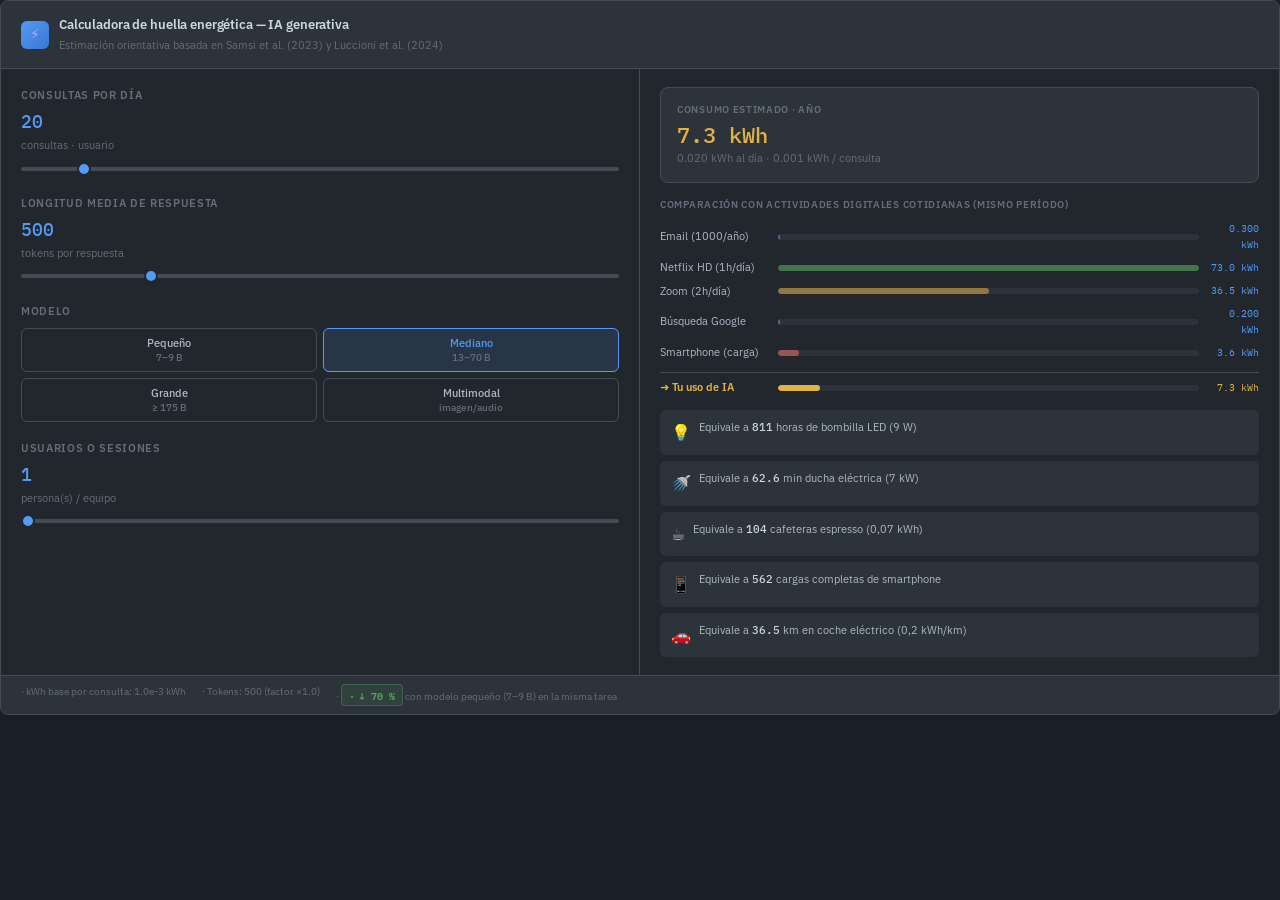
<file: calculadora-energia-ia.html>
<!DOCTYPE html>
<html lang="es">
<head>
<meta charset="UTF-8">
<meta name="viewport" content="width=device-width, initial-scale=1.0">
<style>
  @import url('https://fonts.googleapis.com/css2?family=IBM+Plex+Sans:wght@400;500;600&family=IBM+Plex+Mono:wght@400;500&display=swap');

  :root {
    --bg:        #1a1f27;
    --surface:   #22272e;
    --surface2:  #2d333b;
    --border:    #444c56;
    --text:      #adbac7;
    --text-hi:   #cdd9e5;
    --accent:    #539bf5;
    --accent2:   #e3b341;
    --green:     #57ab5a;
    --red:       #f47067;
    --radius:    8px;
    --font:      'IBM Plex Sans', system-ui, sans-serif;
    --mono:      'IBM Plex Mono', monospace;
  }

  * { box-sizing: border-box; margin: 0; padding: 0; }

  body {
    font-family: var(--font);
    background: var(--bg);
    color: var(--text);
    font-size: 14px;
    line-height: 1.6;
    padding: 0;
  }

  .calc-wrapper {
    background: var(--surface);
    border: 1px solid var(--border);
    border-radius: var(--radius);
    overflow: hidden;
    max-width: 100%;
  }

  .calc-header {
    background: var(--surface2);
    border-bottom: 1px solid var(--border);
    padding: 14px 20px;
    display: flex;
    align-items: center;
    gap: 10px;
  }

  .calc-header-icon {
    width: 28px; height: 28px;
    background: linear-gradient(135deg, var(--accent), #3876d4);
    border-radius: 6px;
    display: flex; align-items: center; justify-content: center;
    font-size: 14px; flex-shrink: 0;
  }

  .calc-header h3 {
    font-size: 13px;
    font-weight: 600;
    color: var(--text-hi);
    letter-spacing: -0.01em;
  }

  .calc-header p {
    font-size: 11px;
    color: #636e7b;
    margin-top: 1px;
  }

  .calc-body {
    display: grid;
    grid-template-columns: 1fr 1fr;
    gap: 0;
  }

  @media (max-width: 600px) {
    .calc-body { grid-template-columns: 1fr; }
  }

  /* ── Panel izquierdo: controles ── */
  .panel-controls {
    padding: 18px 20px;
    border-right: 1px solid var(--border);
    display: flex;
    flex-direction: column;
    gap: 18px;
  }

  .control-group label {
    display: block;
    font-size: 11px;
    font-weight: 600;
    text-transform: uppercase;
    letter-spacing: 0.06em;
    color: #636e7b;
    margin-bottom: 8px;
  }

  .control-group .val-display {
    font-family: var(--mono);
    font-size: 18px;
    font-weight: 500;
    color: var(--accent);
    margin-bottom: 6px;
    line-height: 1;
  }

  .control-group .val-unit {
    font-size: 11px;
    color: #636e7b;
    font-family: var(--font);
  }

  input[type="range"] {
    width: 100%;
    height: 4px;
    -webkit-appearance: none;
    appearance: none;
    background: var(--border);
    border-radius: 2px;
    outline: none;
    cursor: pointer;
    margin-top: 4px;
  }

  input[type="range"]::-webkit-slider-thumb {
    -webkit-appearance: none;
    width: 14px; height: 14px;
    border-radius: 50%;
    background: var(--accent);
    border: 2px solid var(--surface);
    cursor: pointer;
    transition: transform 0.15s;
  }

  input[type="range"]::-webkit-slider-thumb:hover {
    transform: scale(1.2);
  }

  .model-selector {
    display: grid;
    grid-template-columns: 1fr 1fr;
    gap: 6px;
  }

  .model-btn {
    padding: 7px 10px;
    border-radius: 6px;
    border: 1px solid var(--border);
    background: transparent;
    color: var(--text);
    font-family: var(--font);
    font-size: 11px;
    font-weight: 500;
    cursor: pointer;
    transition: all 0.15s;
    text-align: center;
  }

  .model-btn:hover { border-color: var(--accent); color: var(--accent); }

  .model-btn.active {
    background: rgba(83,155,245,0.12);
    border-color: var(--accent);
    color: var(--accent);
  }

  /* ── Panel derecho: resultados ── */
  .panel-results {
    padding: 18px 20px;
    display: flex;
    flex-direction: column;
    gap: 14px;
  }

  .result-primary {
    background: var(--surface2);
    border: 1px solid var(--border);
    border-radius: var(--radius);
    padding: 14px 16px;
  }

  .result-primary .label {
    font-size: 10px;
    text-transform: uppercase;
    letter-spacing: 0.07em;
    color: #636e7b;
    font-weight: 600;
    margin-bottom: 6px;
  }

  .result-primary .value {
    font-family: var(--mono);
    font-size: 22px;
    font-weight: 500;
    color: var(--accent2);
    line-height: 1;
  }

  .result-primary .sub {
    font-size: 11px;
    color: #636e7b;
    margin-top: 4px;
  }

  .comparisons {
    display: flex;
    flex-direction: column;
    gap: 8px;
  }

  .comparisons .section-title {
    font-size: 10px;
    text-transform: uppercase;
    letter-spacing: 0.07em;
    color: #636e7b;
    font-weight: 600;
  }

  .comp-bar-wrap {
    display: flex;
    flex-direction: column;
    gap: 6px;
  }

  .comp-item {
    display: grid;
    grid-template-columns: 110px 1fr 52px;
    align-items: center;
    gap: 8px;
    font-size: 11px;
  }

  .comp-label { color: var(--text); white-space: nowrap; overflow: hidden; text-overflow: ellipsis; }

  .bar-track {
    height: 6px;
    background: var(--surface2);
    border-radius: 3px;
    overflow: hidden;
  }

  .bar-fill {
    height: 100%;
    border-radius: 3px;
    transition: width 0.4s cubic-bezier(0.4,0,0.2,1);
    min-width: 2px;
  }

  .comp-val {
    font-family: var(--mono);
    font-size: 10px;
    color: var(--accent);
    text-align: right;
  }

  .equivalences {
    display: flex;
    flex-direction: column;
    gap: 6px;
  }

  .equiv-item {
    display: flex;
    align-items: flex-start;
    gap: 8px;
    background: var(--surface2);
    border-radius: 6px;
    padding: 8px 10px;
    border: 1px solid transparent;
    transition: border-color 0.2s;
  }

  .equiv-item:hover { border-color: var(--border); }

  .equiv-icon { font-size: 16px; flex-shrink: 0; margin-top: 1px; }

  .equiv-text { font-size: 11px; color: var(--text); line-height: 1.5; }

  .equiv-text strong {
    color: var(--text-hi);
    font-family: var(--mono);
    font-weight: 500;
  }

  /* ── Pie ── */
  .calc-footer {
    border-top: 1px solid var(--border);
    background: var(--surface2);
    padding: 8px 20px;
    font-size: 10px;
    color: #636e7b;
    display: flex;
    gap: 16px;
    flex-wrap: wrap;
  }

  .calc-footer span::before { content: "· "; }

  .badge-efficiency {
    display: inline-flex;
    align-items: center;
    gap: 4px;
    background: rgba(87,171,90,0.12);
    border: 1px solid rgba(87,171,90,0.3);
    color: var(--green);
    border-radius: 4px;
    padding: 2px 7px;
    font-size: 10px;
    font-weight: 600;
    font-family: var(--mono);
  }
</style>
</head>
<body>

<div class="calc-wrapper">

  <div class="calc-header">
    <div class="calc-header-icon">⚡</div>
    <div>
      <h3>Calculadora de huella energética — IA generativa</h3>
      <p>Estimación orientativa basada en Samsi et al. (2023) y Luccioni et al. (2024)</p>
    </div>
  </div>

  <div class="calc-body">

    <!-- Controles -->
    <div class="panel-controls">

      <div class="control-group">
        <label>Consultas por día</label>
        <div class="val-display" id="disp-queries">20</div>
        <div class="val-unit">consultas · usuario</div>
        <input type="range" id="sl-queries" min="1" max="200" value="20" step="1">
      </div>

      <div class="control-group">
        <label>Longitud media de respuesta</label>
        <div class="val-display" id="disp-tokens">500</div>
        <div class="val-unit">tokens por respuesta</div>
        <input type="range" id="sl-tokens" min="100" max="2000" value="500" step="50">
      </div>

      <div class="control-group">
        <label>Modelo</label>
        <div class="model-selector">
          <button class="model-btn" data-kwh="0.0003" onclick="setModel(this)">Pequeño<br><span style="color:#636e7b;font-size:10px">7–9 B</span></button>
          <button class="model-btn active" data-kwh="0.001" onclick="setModel(this)">Mediano<br><span style="color:#636e7b;font-size:10px">13–70 B</span></button>
          <button class="model-btn" data-kwh="0.004" onclick="setModel(this)">Grande<br><span style="color:#636e7b;font-size:10px">≥ 175 B</span></button>
          <button class="model-btn" data-kwh="0.015" onclick="setModel(this)">Multimodal<br><span style="color:#636e7b;font-size:10px">imagen/audio</span></button>
        </div>
      </div>

      <div class="control-group">
        <label>Usuarios o sesiones</label>
        <div class="val-display" id="disp-users">1</div>
        <div class="val-unit">persona(s) / equipo</div>
        <input type="range" id="sl-users" min="1" max="500" value="1" step="1">
      </div>

    </div>

    <!-- Resultados -->
    <div class="panel-results">

      <div class="result-primary">
        <div class="label">Consumo estimado · año</div>
        <div class="value" id="res-annual">—</div>
        <div class="sub" id="res-daily">— kWh al día</div>
      </div>

      <div class="comparisons">
        <div class="section-title">Comparación con actividades digitales cotidianas (mismo período)</div>
        <div class="comp-bar-wrap" id="comp-bars"></div>
      </div>

      <div class="equivalences" id="equiv-list"></div>

    </div>
  </div>

  <div class="calc-footer" id="footer-notes">
    <span>kWh base por consulta según modelo seleccionado</span>
    <span>Escala proporcional a tokens (ref. 500 tok)</span>
    <span>Valores orientativos ±50%</span>
  </div>

</div>

<script>
// ── Estado ─────────────────────────────────────────────────────────────────
let state = {
  queries:  20,
  tokens:   500,
  users:    1,
  kwhBase:  0.001   // kWh por consulta a 500 tokens, modelo mediano
};

// Consumos de referencia anuales (kWh/año por usuario típico)
const comparisons = [
  { label: "Email (1000/año)",    kwh: 0.30,  color: "#539bf5" },
  { label: "Netflix HD (1h/día)", kwh: 73.0,  color: "#57ab5a" },
  { label: "Zoom (2h/día)",       kwh: 36.5,  color: "#e3b341" },
  { label: "Búsqueda Google",     kwh: 0.20,  color: "#9e7ec7" },
  { label: "Smartphone (carga)",  kwh: 3.65,  color: "#f47067" },
];

// Equivalencias cotidianas (kWh de referencia)
const equivData = [
  { icon: "💡", label: "horas de bombilla LED (9 W)",  kwhPer: 0.009 },
  { icon: "🚿", label: "min ducha eléctrica (7 kW)",   kwhPer: 7/60 },
  { icon: "☕", label: "cafeteras espresso (0,07 kWh)", kwhPer: 0.07 },
  { icon: "📱", label: "cargas completas de smartphone", kwhPer: 0.013 },
  { icon: "🚗", label: "km en coche eléctrico (0,2 kWh/km)", kwhPer: 0.20 },
];

// ── Helpers ─────────────────────────────────────────────────────────────────
function fmtKwh(v) {
  if (v < 0.001) return (v * 1000).toFixed(2) + " Wh";
  if (v < 1)     return v.toFixed(3) + " kWh";
  if (v < 1000)  return v.toFixed(1) + " kWh";
  return (v / 1000).toFixed(2) + " MWh";
}

function calcAnnual() {
  const tokenFactor = state.tokens / 500;
  const kwhPerQuery = state.kwhBase * tokenFactor;
  const daily  = kwhPerQuery * state.queries * state.users;
  const annual = daily * 365;
  return { daily, annual, kwhPerQuery };
}

// ── Render ───────────────────────────────────────────────────────────────────
function render() {
  const { daily, annual, kwhPerQuery } = calcAnnual();

  // Resultado principal
  document.getElementById("res-annual").textContent = fmtKwh(annual);
  document.getElementById("res-daily").textContent  =
    fmtKwh(daily) + " al día  ·  " + fmtKwh(kwhPerQuery) + " / consulta";

  // Barras comparativas
  const maxKwh = Math.max(annual, ...comparisons.map(c => c.kwh));
  const barsHtml = comparisons.map(c => {
    const pct = Math.min(100, (c.kwh / maxKwh) * 100).toFixed(1);
    const aiPct = Math.min(100, (annual / maxKwh) * 100).toFixed(1);
    return `
      <div class="comp-item">
        <span class="comp-label">${c.label}</span>
        <div class="bar-track">
          <div class="bar-fill" style="width:${pct}%;background:${c.color};opacity:0.55"></div>
        </div>
        <span class="comp-val">${fmtKwh(c.kwh)}</span>
      </div>`;
  }).join("") + `
    <div class="comp-item" style="margin-top:4px;border-top:1px solid #444c56;padding-top:6px">
      <span class="comp-label" style="color:#e3b341;font-weight:600">➜ Tu uso de IA</span>
      <div class="bar-track">
        <div class="bar-fill" style="width:${Math.min(100,(annual/maxKwh)*100).toFixed(1)}%;
          background:var(--accent2)"></div>
      </div>
      <span class="comp-val" style="color:var(--accent2)">${fmtKwh(annual)}</span>
    </div>`;

  document.getElementById("comp-bars").innerHTML = barsHtml;

  // Equivalencias
  const equivHtml = equivData.map(e => {
    const n = annual / e.kwhPer;
    const nFmt = n >= 10000
      ? (n/1000).toFixed(1) + " k"
      : n >= 100
        ? Math.round(n).toLocaleString("es")
        : n.toFixed(1);
    return `
      <div class="equiv-item">
        <div class="equiv-icon">${e.icon}</div>
        <div class="equiv-text">
          Equivale a <strong>${nFmt}</strong> ${e.label}
        </div>
      </div>`;
  }).join("");
  document.getElementById("equiv-list").innerHTML = equivHtml;

  // Notas al pie: eficiencia del modelo pequeño
  const tokenFactor = state.tokens / 500;
  const kwhSmall  = 0.0003 * tokenFactor * state.queries * state.users * 365;
  const saving = ((1 - kwhSmall / annual) * 100);
  if (saving > 1) {
    document.getElementById("footer-notes").innerHTML = `
      <span>kWh base por consulta: ${(state.kwhBase).toExponential(1)} kWh</span>
      <span>Tokens: ${state.tokens} (factor ×${tokenFactor.toFixed(1)})</span>
      <span><span class="badge-efficiency">↓ ${saving.toFixed(0)} %</span>
        con modelo pequeño (7–9 B) en la misma tarea</span>`;
  }
}

// ── Listeners sliders ────────────────────────────────────────────────────────
document.getElementById("sl-queries").addEventListener("input", function() {
  state.queries = +this.value;
  document.getElementById("disp-queries").textContent = this.value;
  render();
});

document.getElementById("sl-tokens").addEventListener("input", function() {
  state.tokens = +this.value;
  document.getElementById("disp-tokens").textContent = this.value;
  render();
});

document.getElementById("sl-users").addEventListener("input", function() {
  state.users = +this.value;
  document.getElementById("disp-users").textContent = this.value;
  render();
});

// ── Selector de modelo ───────────────────────────────────────────────────────
function setModel(btn) {
  document.querySelectorAll(".model-btn").forEach(b => b.classList.remove("active"));
  btn.classList.add("active");
  state.kwhBase = +btn.dataset.kwh;
  render();
}

// ── Init ─────────────────────────────────────────────────────────────────────
render();
</script>

</body>
</html>
</file>
